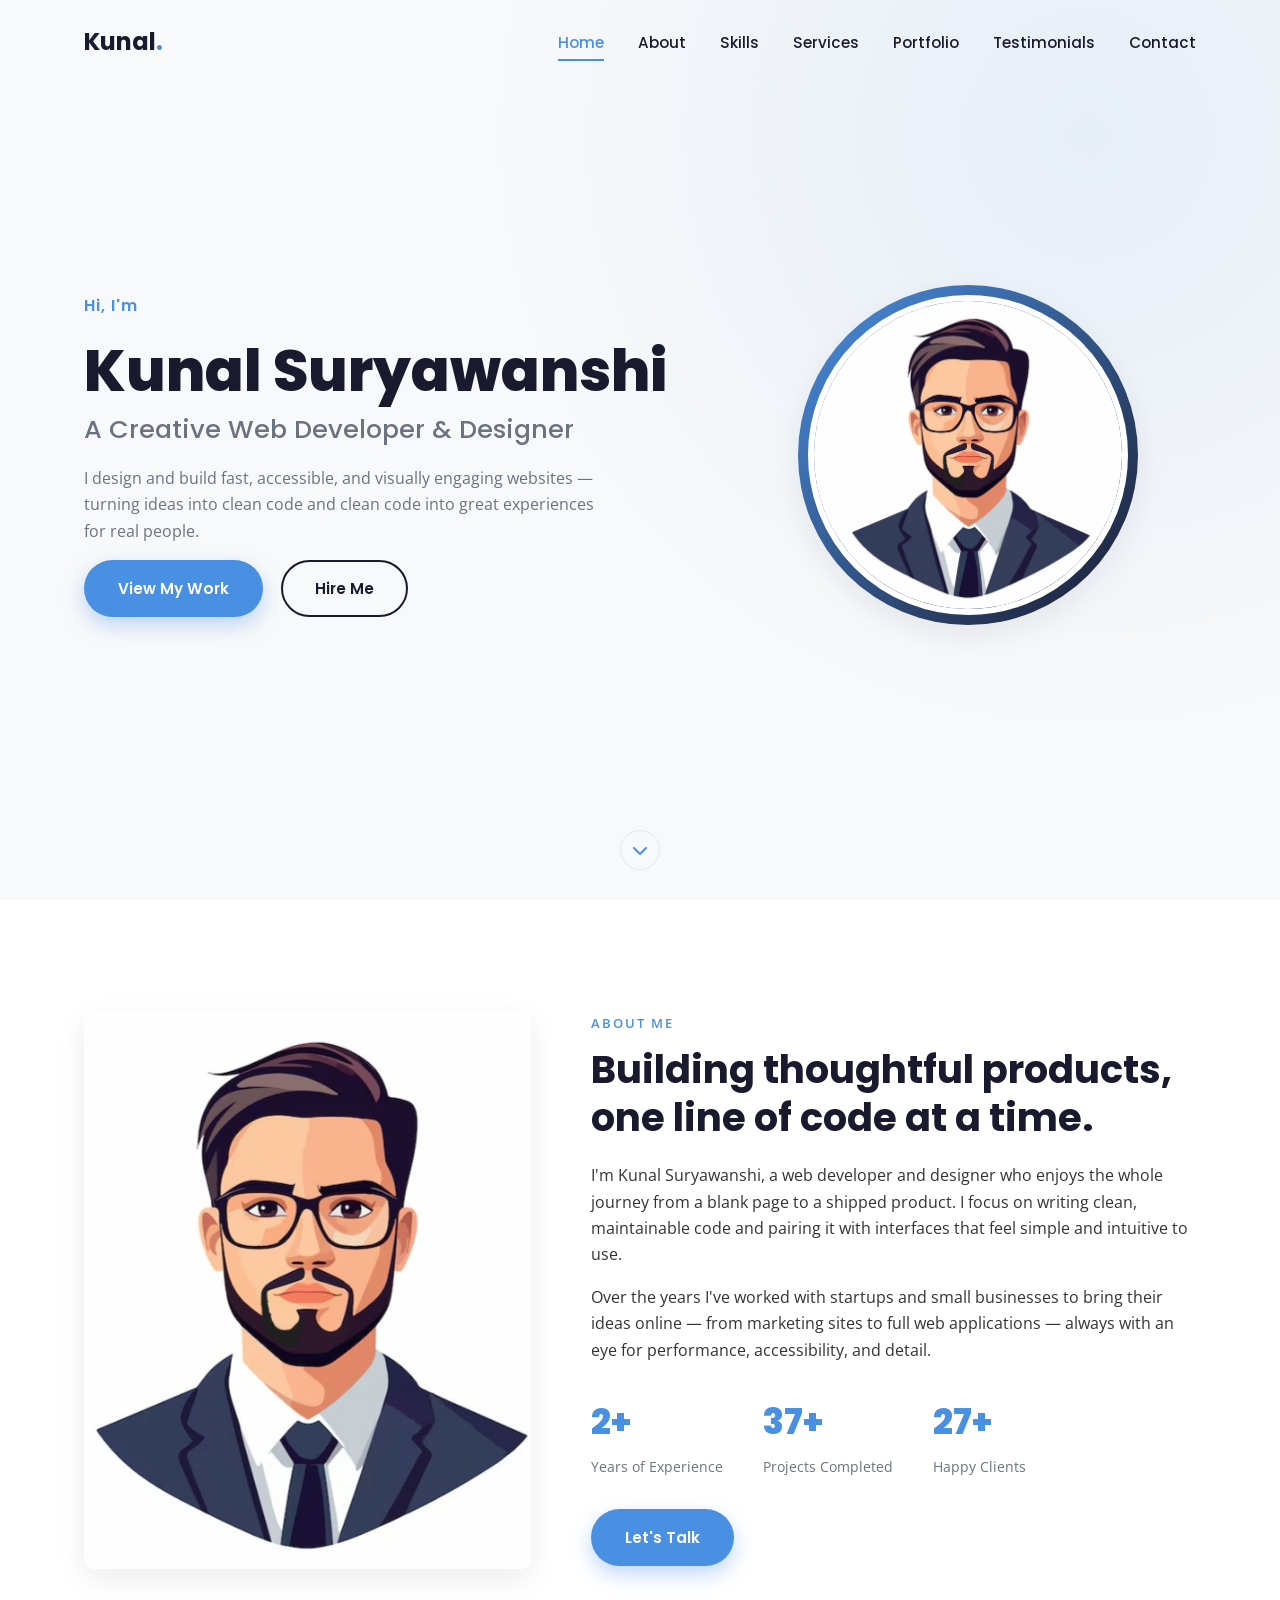
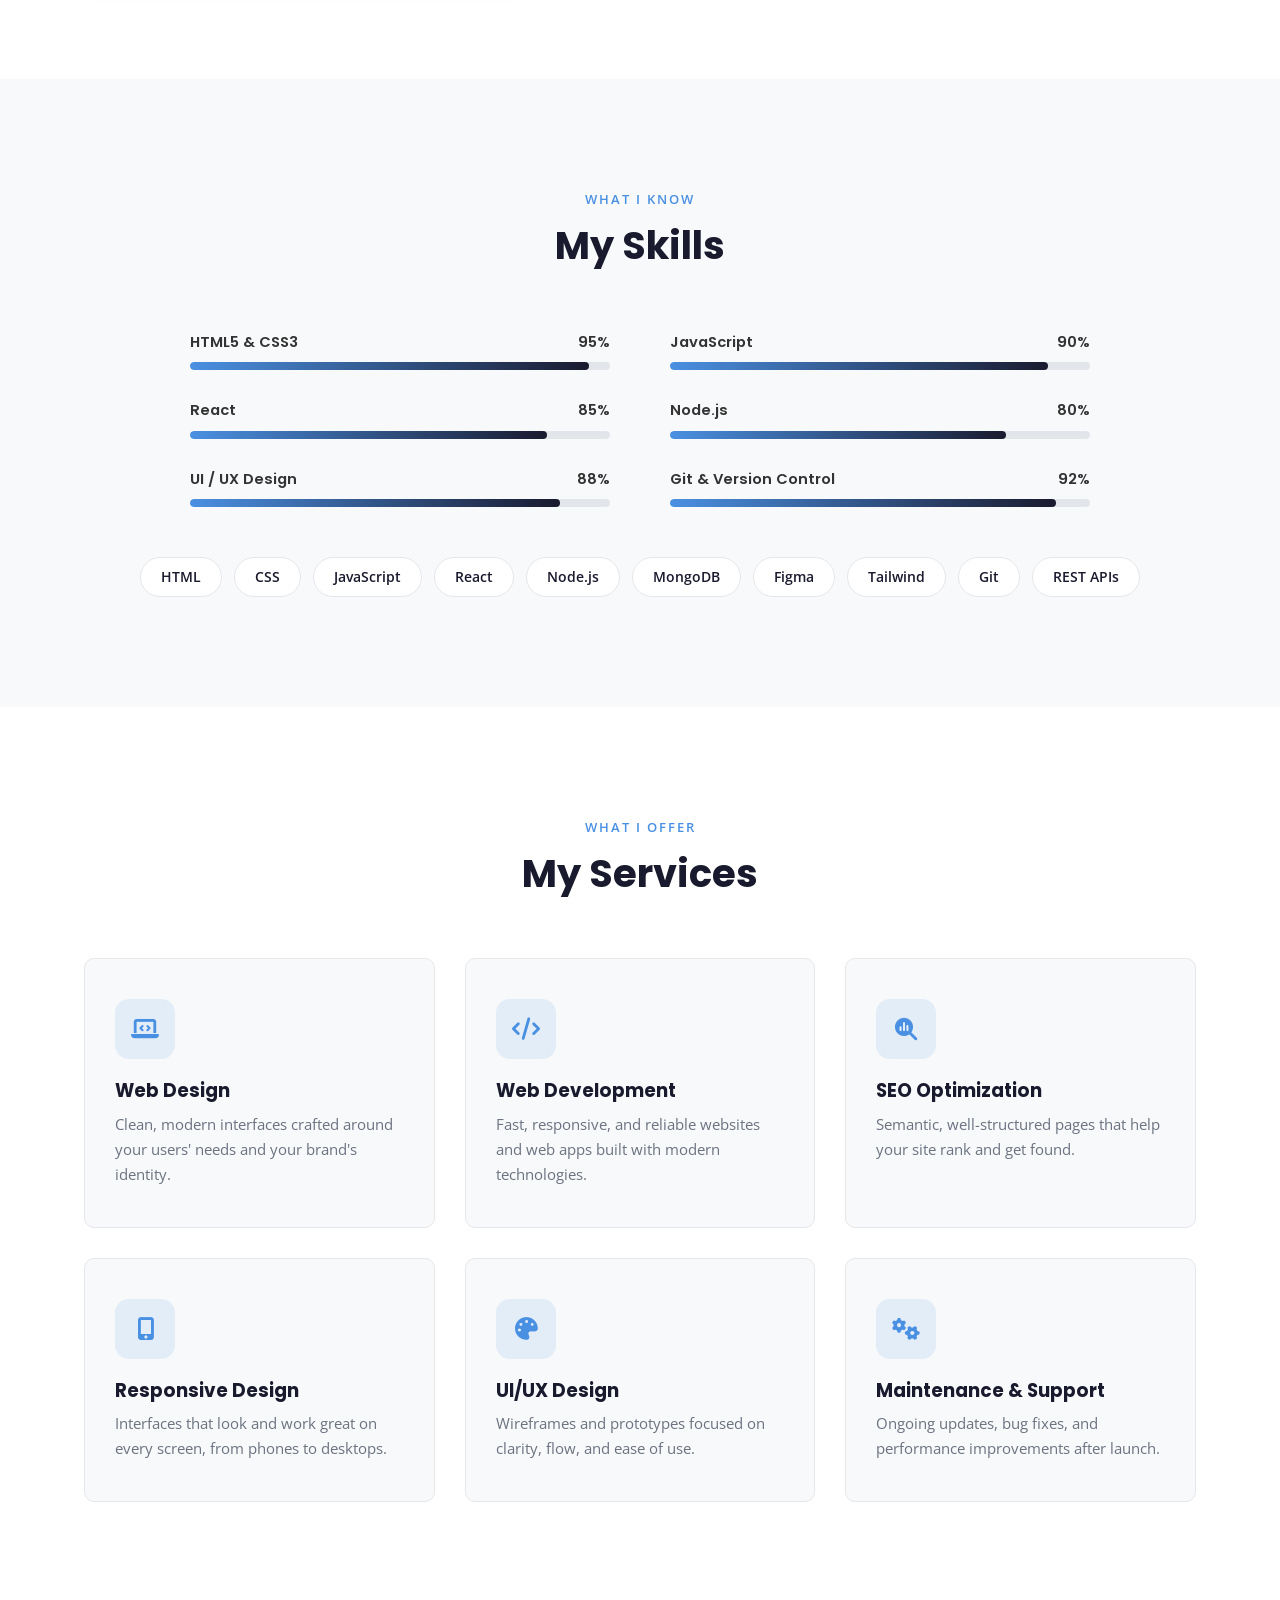
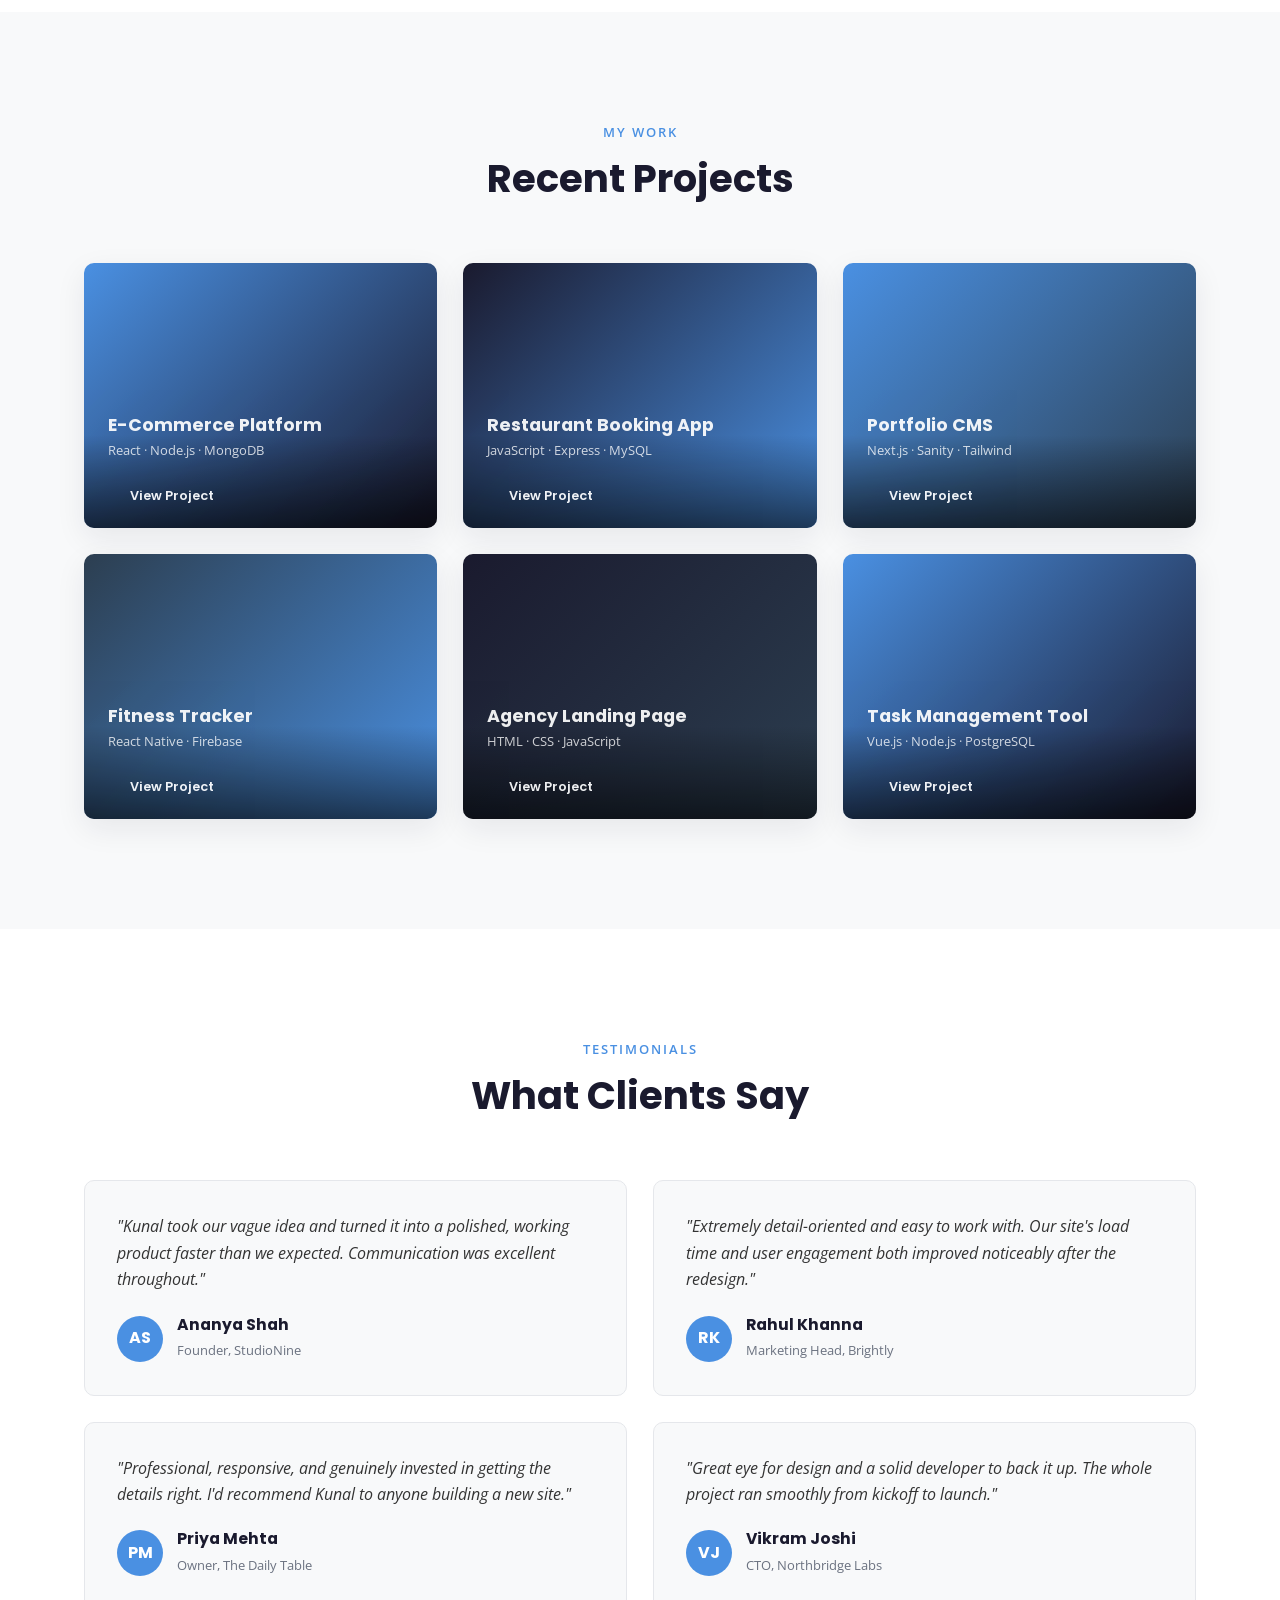
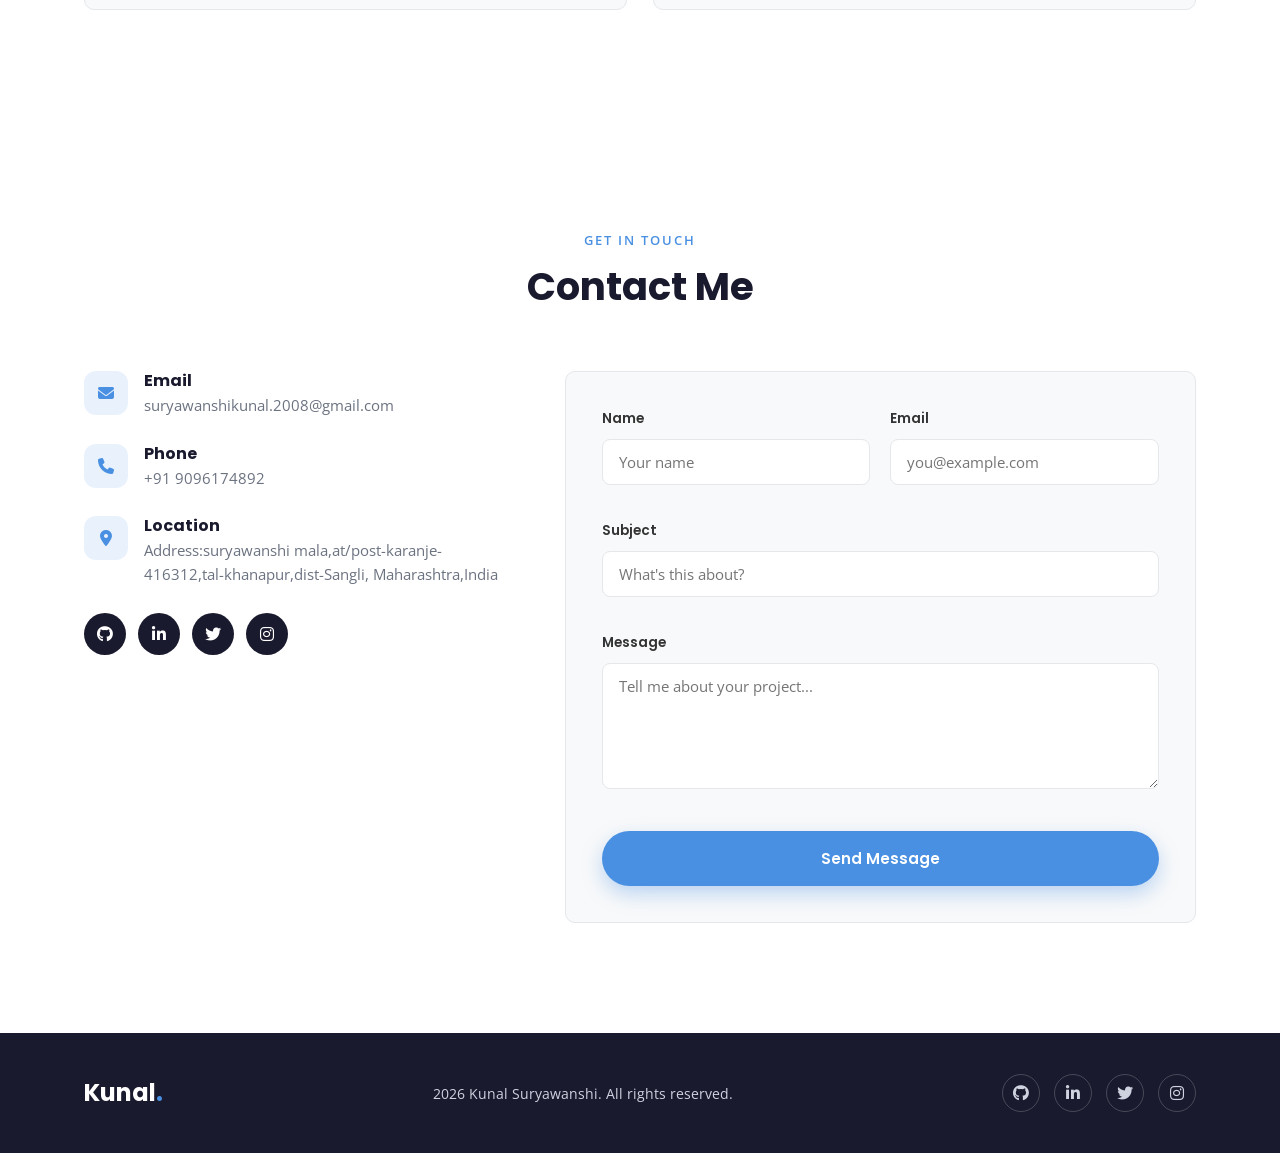
<file: kunalbuilds.tech/index.html>
<!DOCTYPE html>
<html lang="en">
<head>
<meta charset="UTF-8">
<meta name="viewport" content="width=device-width, initial-scale=1.0">
<title>Kunal Suryawanshi | Web Developer & Designer</title>
<meta name="description" content="Kunal Suryawanshi — Web Developer & Designer portfolio. Explore projects, skills, services and get in touch.">
<meta name="keywords" content="Kunal Suryawanshi, portfolio, web developer, web designer, front-end developer">

<link rel="preconnect" href="https://fonts.googleapis.com">
<link rel="preconnect" href="https://fonts.gstatic.com" crossorigin>
<link href="https://fonts.googleapis.com/css2?family=Poppins:wght@300;400;500;600;700;800&family=Open+Sans:wght@400;500;600&display=swap" rel="stylesheet">
<link rel="stylesheet" href="https://cdnjs.cloudflare.com/ajax/libs/font-awesome/6.5.1/css/all.min.css">
<link rel="stylesheet" href="css/style.css">
</head>
<body>

<!-- ===== HEADER / NAV ===== -->
<header class="header" id="header">
  <div class="container header__inner">
    <a href="#home" class="logo">Kunal<span>.</span></a>

    <nav class="nav" id="nav">
      <ul class="nav__list">
        <li><a href="#home" class="nav__link active">Home</a></li>
        <li><a href="#about" class="nav__link">About</a></li>
        <li><a href="#skills" class="nav__link">Skills</a></li>
        <li><a href="#services" class="nav__link">Services</a></li>
        <li><a href="#portfolio" class="nav__link">Portfolio</a></li>
        <li><a href="#testimonials" class="nav__link">Testimonials</a></li>
        <li><a href="#contact" class="nav__link">Contact</a></li>
      </ul>
    </nav>

    <button class="hamburger" id="hamburger" aria-label="Toggle navigation menu" aria-expanded="false">
      <span></span><span></span><span></span>
    </button>
  </div>
</header>

<!-- ===== HERO ===== -->
<section class="hero" id="home">
  <div class="container hero__inner">
    <div class="hero__text">
      <p class="hero__greeting fade-up">Hi, I'm</p>
      <h1 class="hero__name fade-up"><span id="typed">Kunal Suryawanshi</span></h1>
      <h2 class="hero__title fade-up">A Creative Web Developer &amp; Designer</h2>
      <p class="hero__desc fade-up">I design and build fast, accessible, and visually engaging websites — turning ideas into clean code and clean code into great experiences for real people.</p>
      <div class="hero__cta fade-up">
        <a href="#portfolio" class="btn btn--primary">View My Work</a>
        <a href="#contact" class="btn btn--outline">Hire Me</a>
      </div>
    </div>
    <div class="hero__image fade-up">
      <div class="hero__image-ring">
        <img src="images/profile.jpg" alt="Portrait of Kunal Suryawanshi">
      </div>
    </div>
  </div>
  <a href="#about" class="scroll-down" aria-label="Scroll to About section"><i class="fa-solid fa-chevron-down"></i></a>
</section>

<!-- ===== ABOUT ===== -->
<section class="about" id="about">
  <div class="container about__inner">
    <div class="about__image fade-up">
      <img src="images/profile.jpg" alt="Kunal Suryawanshi working">
    </div>
    <div class="about__content">
      <p class="eyebrow fade-up">About Me</p>
      <h2 class="section-title fade-up">Building thoughtful products, one line of code at a time.</h2>
      <p class="fade-up">I'm Kunal Suryawanshi, a web developer and designer who enjoys the whole journey from a blank page to a shipped product. I focus on writing clean, maintainable code and pairing it with interfaces that feel simple and intuitive to use.</p>
      <p class="fade-up">Over the years I've worked with startups and small businesses to bring their ideas online — from marketing sites to full web applications — always with an eye for performance, accessibility, and detail.</p>

      <div class="about__stats fade-up">
        <div class="stat">
          <span class="stat__num" data-target="3">0</span><span class="stat__plus">+</span>
          <p>Years of Experience</p>
        </div>
        <div class="stat">
          <span class="stat__num" data-target="40">0</span><span class="stat__plus">+</span>
          <p>Projects Completed</p>
        </div>
        <div class="stat">
          <span class="stat__num" data-target="30">0</span><span class="stat__plus">+</span>
          <p>Happy Clients</p>
        </div>
      </div>

      <a href="#contact" class="btn btn--primary fade-up">Let's Talk</a>
    </div>
  </div>
</section>

<!-- ===== SKILLS ===== -->
<section class="skills" id="skills">
  <div class="container">
    <p class="eyebrow fade-up center">What I Know</p>
    <h2 class="section-title fade-up center">My Skills</h2>

    <div class="skills__grid">
      <div class="skill-bar fade-up">
        <div class="skill-bar__label"><span>HTML5 &amp; CSS3</span><span>95%</span></div>
        <div class="skill-bar__track"><div class="skill-bar__fill" data-width="95"></div></div>
      </div>
      <div class="skill-bar fade-up">
        <div class="skill-bar__label"><span>JavaScript</span><span>90%</span></div>
        <div class="skill-bar__track"><div class="skill-bar__fill" data-width="90"></div></div>
      </div>
      <div class="skill-bar fade-up">
        <div class="skill-bar__label"><span>React</span><span>85%</span></div>
        <div class="skill-bar__track"><div class="skill-bar__fill" data-width="85"></div></div>
      </div>
      <div class="skill-bar fade-up">
        <div class="skill-bar__label"><span>Node.js</span><span>80%</span></div>
        <div class="skill-bar__track"><div class="skill-bar__fill" data-width="80"></div></div>
      </div>
      <div class="skill-bar fade-up">
        <div class="skill-bar__label"><span>UI / UX Design</span><span>88%</span></div>
        <div class="skill-bar__track"><div class="skill-bar__fill" data-width="88"></div></div>
      </div>
      <div class="skill-bar fade-up">
        <div class="skill-bar__label"><span>Git &amp; Version Control</span><span>92%</span></div>
        <div class="skill-bar__track"><div class="skill-bar__fill" data-width="92"></div></div>
      </div>
    </div>

    <div class="skill-tags fade-up">
      <span>HTML</span><span>CSS</span><span>JavaScript</span><span>React</span><span>Node.js</span>
      <span>MongoDB</span><span>Figma</span><span>Tailwind</span><span>Git</span><span>REST APIs</span>
    </div>
  </div>
</section>

<!-- ===== SERVICES ===== -->
<section class="services" id="services">
  <div class="container">
    <p class="eyebrow fade-up center">What I Offer</p>
    <h2 class="section-title fade-up center">My Services</h2>

    <div class="services__grid">
      <div class="service-card fade-up">
        <div class="service-card__icon"><i class="fa-solid fa-laptop-code"></i></div>
        <h3>Web Design</h3>
        <p>Clean, modern interfaces crafted around your users' needs and your brand's identity.</p>
      </div>
      <div class="service-card fade-up">
        <div class="service-card__icon"><i class="fa-solid fa-code"></i></div>
        <h3>Web Development</h3>
        <p>Fast, responsive, and reliable websites and web apps built with modern technologies.</p>
      </div>
      <div class="service-card fade-up">
        <div class="service-card__icon"><i class="fa-solid fa-magnifying-glass-chart"></i></div>
        <h3>SEO Optimization</h3>
        <p>Semantic, well-structured pages that help your site rank and get found.</p>
      </div>
      <div class="service-card fade-up">
        <div class="service-card__icon"><i class="fa-solid fa-mobile-screen-button"></i></div>
        <h3>Responsive Design</h3>
        <p>Interfaces that look and work great on every screen, from phones to desktops.</p>
      </div>
      <div class="service-card fade-up">
        <div class="service-card__icon"><i class="fa-solid fa-palette"></i></div>
        <h3>UI/UX Design</h3>
        <p>Wireframes and prototypes focused on clarity, flow, and ease of use.</p>
      </div>
      <div class="service-card fade-up">
        <div class="service-card__icon"><i class="fa-solid fa-gears"></i></div>
        <h3>Maintenance &amp; Support</h3>
        <p>Ongoing updates, bug fixes, and performance improvements after launch.</p>
      </div>
    </div>
  </div>
</section>

<!-- ===== PORTFOLIO ===== -->
<section class="portfolio" id="portfolio">
  <div class="container">
    <p class="eyebrow fade-up center">My Work</p>
    <h2 class="section-title fade-up center">Recent Projects</h2>

    <div class="portfolio__grid">

      <div class="project-card fade-up">
        <div class="project-card__img" style="background:linear-gradient(135deg,#4a90e2,#1a1a2e);">
          <div class="project-card__overlay">
            <h3>E-Commerce Platform</h3>
            <p>React · Node.js · MongoDB</p>
            <a href="#" class="btn btn--sm">View Project</a>
          </div>
        </div>
      </div>

      <div class="project-card fade-up">
        <div class="project-card__img" style="background:linear-gradient(135deg,#1a1a2e,#4a90e2);">
          <div class="project-card__overlay">
            <h3>Restaurant Booking App</h3>
            <p>JavaScript · Express · MySQL</p>
            <a href="#" class="btn btn--sm">View Project</a>
          </div>
        </div>
      </div>

      <div class="project-card fade-up">
        <div class="project-card__img" style="background:linear-gradient(135deg,#4a90e2,#2c3e50);">
          <div class="project-card__overlay">
            <h3>Portfolio CMS</h3>
            <p>Next.js · Sanity · Tailwind</p>
            <a href="#" class="btn btn--sm">View Project</a>
          </div>
        </div>
      </div>

      <div class="project-card fade-up">
        <div class="project-card__img" style="background:linear-gradient(135deg,#2c3e50,#4a90e2);">
          <div class="project-card__overlay">
            <h3>Fitness Tracker</h3>
            <p>React Native · Firebase</p>
            <a href="#" class="btn btn--sm">View Project</a>
          </div>
        </div>
      </div>

      <div class="project-card fade-up">
        <div class="project-card__img" style="background:linear-gradient(135deg,#1a1a2e,#2c3e50);">
          <div class="project-card__overlay">
            <h3>Agency Landing Page</h3>
            <p>HTML · CSS · JavaScript</p>
            <a href="#" class="btn btn--sm">View Project</a>
          </div>
        </div>
      </div>

      <div class="project-card fade-up">
        <div class="project-card__img" style="background:linear-gradient(135deg,#4a90e2,#1a1a2e);">
          <div class="project-card__overlay">
            <h3>Task Management Tool</h3>
            <p>Vue.js · Node.js · PostgreSQL</p>
            <a href="#" class="btn btn--sm">View Project</a>
          </div>
        </div>
      </div>

    </div>
  </div>
</section>

<!-- ===== TESTIMONIALS ===== -->
<section class="testimonials" id="testimonials">
  <div class="container">
    <p class="eyebrow fade-up center">Testimonials</p>
    <h2 class="section-title fade-up center">What Clients Say</h2>

    <div class="testimonials__track" id="testiTrack">
      <div class="testimonial-card fade-up">
        <p class="testimonial-card__quote">"Kunal took our vague idea and turned it into a polished, working product faster than we expected. Communication was excellent throughout."</p>
        <div class="testimonial-card__person">
          <div class="testimonial-card__avatar">AS</div>
          <div>
            <h4>Ananya Shah</h4>
            <span>Founder, StudioNine</span>
          </div>
        </div>
      </div>

      <div class="testimonial-card fade-up">
        <p class="testimonial-card__quote">"Extremely detail-oriented and easy to work with. Our site's load time and user engagement both improved noticeably after the redesign."</p>
        <div class="testimonial-card__person">
          <div class="testimonial-card__avatar">RK</div>
          <div>
            <h4>Rahul Khanna</h4>
            <span>Marketing Head, Brightly</span>
          </div>
        </div>
      </div>

      <div class="testimonial-card fade-up">
        <p class="testimonial-card__quote">"Professional, responsive, and genuinely invested in getting the details right. I'd recommend Kunal to anyone building a new site."</p>
        <div class="testimonial-card__person">
          <div class="testimonial-card__avatar">PM</div>
          <div>
            <h4>Priya Mehta</h4>
            <span>Owner, The Daily Table</span>
          </div>
        </div>
      </div>

      <div class="testimonial-card fade-up">
        <p class="testimonial-card__quote">"Great eye for design and a solid developer to back it up. The whole project ran smoothly from kickoff to launch."</p>
        <div class="testimonial-card__person">
          <div class="testimonial-card__avatar">VJ</div>
          <div>
            <h4>Vikram Joshi</h4>
            <span>CTO, Northbridge Labs</span>
          </div>
        </div>
      </div>
    </div>

    <div class="testimonials__dots" id="testiDots"></div>
  </div>
</section>

<!-- ===== CONTACT ===== -->
<section class="contact" id="contact">
  <div class="container">
    <p class="eyebrow fade-up center">Get In Touch</p>
    <h2 class="section-title fade-up center">Contact Me</h2>

    <div class="contact__inner">
      <div class="contact__info fade-up">
        <div class="contact__item">
          <i class="fa-solid fa-envelope"></i>
          <div><h4>Email</h4><p>suryawanshikunal.2008@gmail.com</p></div>
        </div>
        <div class="contact__item">
          <i class="fa-solid fa-phone"></i>
          <div><h4>Phone</h4><p>+91 9096174892</p></div>
        </div>
        <div class="contact__item">
          <i class="fa-solid fa-location-dot"></i>
          <div><h4>Location</h4><p>Address:suryawanshi mala,at/post-karanje-416312,tal-khanapur,dist-Sangli, Maharashtra,India
          </p></div>
        </div>
        <div class="contact__socials">
          <a href="https://github.com/suryawanshikunal2008-stack" aria-label="GitHub"><i class="fa-brands fa-github"></i></a>
          <a href="https://www.linkedin.com/in/kunal-suryawanshi-17681b33a " aria-label="LinkedIn"><i class="fa-brands fa-linkedin-in"></i></a>
          <a href="https://x.com/surya9784" aria-label="Twitter"><i class="fa-brands fa-twitter"></i></a>
          <a href="https://www.instagram.com/kunal_suryawanshi_5854?igsh=MXdoNzJuamVxZTY3OA==" aria-label="Instagram"><i class="fa-brands fa-instagram"></i></a>
        </div>
      </div>

      <form class="contact__form fade-up" id="contactForm" novalidate>
        <div class="form-row">
          <div class="form-group">
            <label for="name">Name</label>
            <input type="text" id="name" name="name" placeholder="Your name">
            <span class="form-error" id="nameError"></span>
          </div>
          <div class="form-group">
            <label for="email">Email</label>
            <input type="email" id="email" name="email" placeholder="you@example.com">
            <span class="form-error" id="emailError"></span>
          </div>
        </div>
        <div class="form-group">
          <label for="subject">Subject</label>
          <input type="text" id="subject" name="subject" placeholder="What's this about?">
          <span class="form-error" id="subjectError"></span>
        </div>
        <div class="form-group">
          <label for="message">Message</label>
          <textarea id="message" name="message" rows="5" placeholder="Tell me about your project..."></textarea>
          <span class="form-error" id="messageError"></span>
        </div>
        <button type="submit" class="btn btn--primary btn--full">Send Message</button>
        <p class="form-success" id="formSuccess">Thanks! Your message has been sent — I'll get back to you soon.</p>
      </form>
    </div>
  </div>
</section>

<!-- ===== FOOTER ===== -->
<footer class="footer">
  <div class="container footer__inner">
    <a href="#home" class="logo">Kunal<span>.</span></a>
    <p><span id="year"></span> Kunal Suryawanshi. All rights reserved.</p>
    <div class="footer__socials">
      <a href="https://github.com/suryawanshikunal2008-stack" aria-label="GitHub"><i class="fa-brands fa-github"></i></a>
      <a href="https://www.linkedin.com/in/kunal-suryawanshi-17681b33a " aria-label="LinkedIn"><i class="fa-brands fa-linkedin-in"></i></a>
      <a href="https://x.com/surya9784" aria-label="Twitter"><i class="fa-brands fa-twitter"></i></a>
      <a href="https://www.instagram.com/kunal_suryawanshi_369?igsh=MW80Y3dpZnZvc2Z4eg==" aria-label="Instagram"><i class="fa-brands fa-instagram"></i></a>
    </div>
  </div>
</footer>

<button id="backToTop" class="back-to-top" aria-label="Back to top"><i class="fa-solid fa-arrow-up"></i></button>

<script src="js/script.js"></script>
</body>
</html>
</file>
<file: kunalbuilds.tech/css/style.css>
/* =========================================================
   Kunal Suryawanshi — Portfolio
   ========================================================= */

:root{
  --color-primary: #4a90e2;
  --color-primary-dark: #3a7bc8;
  --color-secondary: #1a1a2e;
  --color-bg: #ffffff;
  --color-bg-alt: #f8f9fa;
  --color-text: #333333;
  --color-text-light: #6b7280;
  --color-border: #e5e7eb;

  --font-heading: 'Poppins', sans-serif;
  --font-body: 'Open Sans', sans-serif;

  --container-width: 1160px;
  --radius: 10px;
  --transition: 0.3s ease;
  --shadow: 0 10px 30px rgba(26,26,46,0.08);
}

*,*::before,*::after{ box-sizing: border-box; }

html{ scroll-behavior: smooth; }

body{
  margin:0;
  font-family: var(--font-body);
  color: var(--color-text);
  background: var(--color-bg);
  line-height: 1.65;
  -webkit-font-smoothing: antialiased;
}

img{ max-width:100%; display:block; }

a{ text-decoration:none; color:inherit; }

ul{ list-style:none; margin:0; padding:0; }

h1,h2,h3,h4{
  font-family: var(--font-heading);
  color: var(--color-secondary);
  margin:0 0 .5em;
  line-height:1.25;
}

p{ margin:0 0 1em; }

.container{
  width:100%;
  max-width: var(--container-width);
  margin:0 auto;
  padding:0 24px;
}

section{ padding: 110px 0; }

.eyebrow{
  color: var(--color-primary);
  font-weight:600;
  letter-spacing: 2px;
  text-transform: uppercase;
  font-size: .8rem;
  margin-bottom: 12px;
}

.section-title{ font-size: clamp(1.8rem, 3vw, 2.4rem); font-weight:700; margin-bottom: 20px; }

.center{ text-align:center; }
.skills > .container > .section-title,
.services > .container > .section-title,
.portfolio > .container > .section-title,
.testimonials > .container > .section-title,
.contact > .container > .section-title{ margin-bottom: 60px; }

/* Buttons */
.btn{
  display:inline-block;
  padding: 14px 32px;
  border-radius: 50px;
  font-weight:600;
  font-family: var(--font-heading);
  font-size: .95rem;
  border: 2px solid transparent;
  cursor:pointer;
  transition: transform var(--transition), box-shadow var(--transition), background var(--transition), color var(--transition);
}
.btn--primary{
  background: var(--color-primary);
  color:#fff;
  box-shadow: 0 8px 20px rgba(74,144,226,0.35);
}
.btn--primary:hover{ background: var(--color-primary-dark); transform: translateY(-3px); }
.btn--outline{
  border-color: var(--color-secondary);
  color: var(--color-secondary);
  background: transparent;
}
.btn--outline:hover{ background: var(--color-secondary); color:#fff; transform: translateY(-3px); }
.btn--sm{ padding: 8px 20px; font-size:.8rem; }
.btn--full{ width:100%; text-align:center; }

/* =========== Header / Nav =========== */
.header{
  position: fixed;
  top:0; left:0; right:0;
  z-index: 1000;
  padding: 22px 0;
  background: transparent;
  transition: background var(--transition), box-shadow var(--transition), padding var(--transition);
}
.header.scrolled{
  background: rgba(255,255,255,0.95);
  backdrop-filter: blur(8px);
  box-shadow: 0 4px 20px rgba(26,26,46,0.08);
  padding: 14px 0;
}
.header__inner{ display:flex; align-items:center; justify-content:space-between; }

.logo{
  font-family: var(--font-heading);
  font-weight:700;
  font-size: 1.5rem;
  color: var(--color-secondary);
}
.logo span{ color: var(--color-primary); }

.nav__list{ display:flex; gap: 34px; }
.nav__link{
  font-family: var(--font-heading);
  font-weight:500;
  font-size:.95rem;
  color: var(--color-secondary);
  position:relative;
  padding: 4px 0;
  transition: color var(--transition);
}
.nav__link::after{
  content:'';
  position:absolute; left:0; bottom:-4px;
  width:0; height:2px;
  background: var(--color-primary);
  transition: width var(--transition);
}
.nav__link:hover, .nav__link.active{ color: var(--color-primary); }
.nav__link:hover::after, .nav__link.active::after{ width:100%; }

.hamburger{
  display:none;
  flex-direction:column;
  gap:5px;
  background:none; border:none; cursor:pointer;
  padding: 6px;
}
.hamburger span{
  width: 26px; height:2px; background: var(--color-secondary);
  transition: transform var(--transition), opacity var(--transition);
}
.hamburger.open span:nth-child(1){ transform: translateY(7px) rotate(45deg); }
.hamburger.open span:nth-child(2){ opacity:0; }
.hamburger.open span:nth-child(3){ transform: translateY(-7px) rotate(-45deg); }

/* =========== Hero =========== */
.hero{
  min-height:100vh;
  display:flex;
  align-items:center;
  padding-top: 120px;
  background:
    radial-gradient(circle at 85% 15%, rgba(74,144,226,0.10), transparent 45%),
    var(--color-bg-alt);
  position:relative;
}
.hero__inner{
  display:grid;
  grid-template-columns: 1.15fr 0.85fr;
  align-items:center;
  gap: 40px;
}
.hero__greeting{ font-family: var(--font-heading); color: var(--color-primary); font-weight:600; letter-spacing:1px; }
.hero__name{ font-size: clamp(2.4rem, 5vw, 3.6rem); font-weight:800; margin-bottom:6px; }
.hero__title{ font-size: clamp(1.2rem, 2.2vw, 1.6rem); color: var(--color-text-light); font-weight:500; margin-bottom: 20px; }
.hero__desc{ max-width: 520px; color: var(--color-text-light); }
.hero__cta{ display:flex; gap:18px; margin-top: 10px; flex-wrap:wrap; }

.hero__image{ display:flex; justify-content:center; }
.hero__image-ring{
  width: min(340px, 80vw);
  aspect-ratio: 1/1;
  border-radius:50%;
  padding: 10px;
  background: linear-gradient(135deg, var(--color-primary), var(--color-secondary));
  box-shadow: var(--shadow);
}
.hero__image-ring img{
  width:100%; height:100%; object-fit:cover; border-radius:50%;
  border: 6px solid #fff;
}

.scroll-down{
  position:absolute;
  bottom: 30px; left:50%;
  transform: translateX(-50%);
  width:40px; height:40px;
  display:flex; align-items:center; justify-content:center;
  border-radius:50%;
  border: 1px solid var(--color-border);
  color: var(--color-primary);
  animation: bounce 2s infinite;
}
@keyframes bounce{ 0%,100%{ transform: translate(-50%,0);} 50%{ transform: translate(-50%,-8px);} }

/* =========== About =========== */
.about__inner{
  display:grid;
  grid-template-columns: 0.85fr 1.15fr;
  gap: 60px;
  align-items:center;
}
.about__image img{
  border-radius: var(--radius);
  box-shadow: var(--shadow);
  aspect-ratio: 4/5;
  object-fit:cover;
}
.about__stats{ display:flex; gap: 40px; margin: 30px 0; flex-wrap:wrap; }
.stat{ }
.stat__num, .stat__plus{
  font-family: var(--font-heading);
  font-size: 2.2rem;
  font-weight:800;
  color: var(--color-primary);
}
.stat p{ margin:4px 0 0; color: var(--color-text-light); font-size:.9rem; }

/* =========== Skills =========== */
.skills{ background: var(--color-bg-alt); }
.skills__grid{
  display:grid;
  grid-template-columns: repeat(2, 1fr);
  gap: 28px 60px;
  max-width: 900px;
  margin: 0 auto;
}
.skill-bar__label{ display:flex; justify-content:space-between; font-family: var(--font-heading); font-weight:600; margin-bottom:8px; font-size:.92rem; }
.skill-bar__track{ height:8px; border-radius:6px; background:#e2e6ea; overflow:hidden; }
.skill-bar__fill{
  height:100%; width:0;
  border-radius:6px;
  background: linear-gradient(90deg, var(--color-primary), var(--color-secondary));
  transition: width 1.2s ease;
}
.skill-tags{
  display:flex; flex-wrap:wrap; justify-content:center; gap:12px;
  margin-top: 50px;
}
.skill-tags span{
  padding: 8px 20px;
  border-radius: 50px;
  background:#fff;
  border: 1px solid var(--color-border);
  font-size:.85rem;
  font-weight:600;
  color: var(--color-secondary);
}

/* =========== Services =========== */
.services__grid{
  display:grid;
  grid-template-columns: repeat(3, 1fr);
  gap: 30px;
}
.service-card{
  background: var(--color-bg-alt);
  border: 1px solid var(--color-border);
  border-radius: var(--radius);
  padding: 40px 30px;
  transition: transform var(--transition), box-shadow var(--transition), border-color var(--transition);
}
.service-card:hover{
  transform: translateY(-8px);
  box-shadow: var(--shadow);
  border-color: transparent;
}
.service-card__icon{
  width:60px; height:60px;
  display:flex; align-items:center; justify-content:center;
  border-radius:14px;
  background: rgba(74,144,226,0.12);
  color: var(--color-primary);
  font-size:1.4rem;
  margin-bottom: 20px;
}
.service-card h3{ font-size:1.15rem; }
.service-card p{ color: var(--color-text-light); font-size:.95rem; margin-bottom:0; }

/* =========== Portfolio =========== */
.portfolio{ background: var(--color-bg-alt); }
.portfolio__grid{
  display:grid;
  grid-template-columns: repeat(3, 1fr);
  gap: 26px;
}
.project-card{ border-radius: var(--radius); overflow:hidden; box-shadow: var(--shadow); }
.project-card__img{
  aspect-ratio: 4/3;
  position:relative;
  display:flex; align-items:flex-end;
}
.project-card__overlay{
  width:100%;
  padding: 24px;
  background: linear-gradient(to top, rgba(0,0,0,0.75), transparent 70%);
  color:#fff;
  transform: translateY(12px);
  opacity:.92;
  transition: transform var(--transition);
}
.project-card__overlay h3{ color:#fff; font-size:1.1rem; margin-bottom:4px; }
.project-card__overlay p{ font-size:.8rem; opacity:.85; margin-bottom:14px; }
.project-card:hover .project-card__overlay{ transform: translateY(0); }

/* =========== Testimonials =========== */
.testimonials__track{
  display:grid;
  grid-template-columns: repeat(2, 1fr);
  gap: 26px;
}
.testimonial-card{
  background: var(--color-bg-alt);
  border: 1px solid var(--color-border);
  border-radius: var(--radius);
  padding: 32px;
}
.testimonial-card__quote{
  font-style: italic;
  color: var(--color-text);
  margin-bottom: 22px;
}
.testimonial-card__person{ display:flex; align-items:center; gap:14px; }
.testimonial-card__avatar{
  width:46px; height:46px; border-radius:50%;
  background: var(--color-primary);
  color:#fff;
  display:flex; align-items:center; justify-content:center;
  font-family: var(--font-heading); font-weight:700;
  flex-shrink:0;
}
.testimonial-card__person h4{ font-size:.98rem; margin-bottom:2px; }
.testimonial-card__person span{ font-size:.82rem; color: var(--color-text-light); }
.testimonials__dots{ display:none; justify-content:center; gap:8px; margin-top: 30px; }
.testimonials__dots button{
  width:9px; height:9px; border-radius:50%;
  border:none; background: var(--color-border); cursor:pointer;
}
.testimonials__dots button.active{ background: var(--color-primary); }

/* =========== Contact =========== */
.contact__inner{
  display:grid;
  grid-template-columns: 0.8fr 1.2fr;
  gap: 60px;
}
.contact__item{ display:flex; gap:16px; margin-bottom: 26px; }
.contact__item i{
  width:44px; height:44px; flex-shrink:0;
  border-radius:12px;
  background: rgba(74,144,226,0.12);
  color: var(--color-primary);
  display:flex; align-items:center; justify-content:center;
}
.contact__item h4{ font-size:1rem; margin-bottom:2px; }
.contact__item p{ margin:0; color: var(--color-text-light); font-size:.92rem; }
.contact__socials{ display:flex; gap:12px; margin-top: 10px; }
.contact__socials a{
  width:42px; height:42px; border-radius:50%;
  background: var(--color-secondary);
  color:#fff;
  display:flex; align-items:center; justify-content:center;
  transition: background var(--transition), transform var(--transition);
}
.contact__socials a:hover{ background: var(--color-primary); transform: translateY(-3px); }

.contact__form{
  background: var(--color-bg-alt);
  border: 1px solid var(--color-border);
  border-radius: var(--radius);
  padding: 36px;
}
.form-row{ display:grid; grid-template-columns: 1fr 1fr; gap: 20px; }
.form-group{ margin-bottom: 18px; }
.form-group label{
  display:block; font-family: var(--font-heading); font-weight:600;
  font-size:.85rem; margin-bottom: 8px;
}
.form-group input, .form-group textarea{
  width:100%;
  padding: 12px 16px;
  border-radius: 8px;
  border: 1px solid var(--color-border);
  font-family: var(--font-body);
  font-size:.95rem;
  background:#fff;
  transition: border-color var(--transition), box-shadow var(--transition);
  resize: vertical;
}
.form-group input:focus, .form-group textarea:focus{
  outline:none;
  border-color: var(--color-primary);
  box-shadow: 0 0 0 3px rgba(74,144,226,0.15);
}
.form-group input.invalid, .form-group textarea.invalid{ border-color:#e74c3c; }
.form-error{ display:block; color:#e74c3c; font-size:.78rem; margin-top: 5px; min-height: 1em; }
.form-success{
  display:none;
  margin: 16px 0 0;
  color:#1e8e3e;
  background: rgba(30,142,62,0.1);
  padding: 12px 16px;
  border-radius:8px;
  font-size:.9rem;
}
.form-success.show{ display:block; }

/* =========== Footer =========== */
.footer{ background: var(--color-secondary); color:#cfd3e0; padding: 40px 0; }
.footer .logo{ color:#fff; }
.footer__inner{ display:flex; align-items:center; justify-content:space-between; flex-wrap:wrap; gap:20px; }
.footer__inner p{ margin:0; font-size:.88rem; }
.footer__socials{ display:flex; gap:14px; }
.footer__socials a{
  width:38px; height:38px; border-radius:50%;
  border: 1px solid rgba(255,255,255,0.2);
  display:flex; align-items:center; justify-content:center;
  transition: background var(--transition), border-color var(--transition);
}
.footer__socials a:hover{ background: var(--color-primary); border-color: var(--color-primary); }

/* =========== Back to top =========== */
.back-to-top{
  position: fixed;
  right: 26px; bottom: 26px;
  width:48px; height:48px;
  border-radius:50%;
  background: var(--color-primary);
  color:#fff;
  border:none;
  display:flex; align-items:center; justify-content:center;
  cursor:pointer;
  box-shadow: var(--shadow);
  opacity:0; visibility:hidden;
  transform: translateY(10px);
  transition: opacity var(--transition), transform var(--transition), visibility var(--transition);
  z-index: 900;
}
.back-to-top.show{ opacity:1; visibility:visible; transform:translateY(0); }

/* =========== Scroll animations =========== */
.fade-up{
  opacity:0;
  transform: translateY(28px);
  transition: opacity .7s ease, transform .7s ease;
}
.fade-up.visible{ opacity:1; transform: translateY(0); }

/* =========================================================
   Responsive
   ========================================================= */
@media (max-width: 992px){
  .hero__inner{ grid-template-columns:1fr; text-align:center; }
  .hero__desc{ margin-left:auto; margin-right:auto; }
  .hero__cta{ justify-content:center; }
  .hero__image{ order:-1; }
  .about__inner{ grid-template-columns:1fr; }
  .about__image{ max-width:340px; margin:0 auto; }
  .services__grid{ grid-template-columns: repeat(2,1fr); }
  .portfolio__grid{ grid-template-columns: repeat(2,1fr); }
  .contact__inner{ grid-template-columns:1fr; }
}

@media (max-width: 768px){
  section{ padding: 80px 0; }
  .nav{
    position: fixed;
    top: 0; right: -100%;
    width: min(78vw, 320px);
    height: 100vh;
    background:#fff;
    box-shadow: -10px 0 30px rgba(0,0,0,0.12);
    padding: 100px 32px 32px;
    transition: right var(--transition);
  }
  .nav.open{ right:0; }
  .nav__list{ flex-direction:column; gap: 26px; }
  .hamburger{ display:flex; }
  .skills__grid{ grid-template-columns: 1fr; }
  .services__grid{ grid-template-columns: 1fr; }
  .portfolio__grid{ grid-template-columns: 1fr; }
  .testimonials__track{ grid-template-columns: 1fr; }
  .form-row{ grid-template-columns:1fr; }
  .footer__inner{ flex-direction:column; text-align:center; }
}

@media (max-width: 480px){
  .hero__cta{ flex-direction:column; width:100%; }
  .hero__cta .btn{ width:100%; text-align:center; }
  .about__stats{ gap: 24px; justify-content:space-between; }
  .stat__num, .stat__plus{ font-size:1.7rem; }
}

@media (prefers-reduced-motion: reduce){
  *{ animation-duration: 0.001ms !important; transition-duration: 0.001ms !important; }
  html{ scroll-behavior:auto; }
}
</file>
